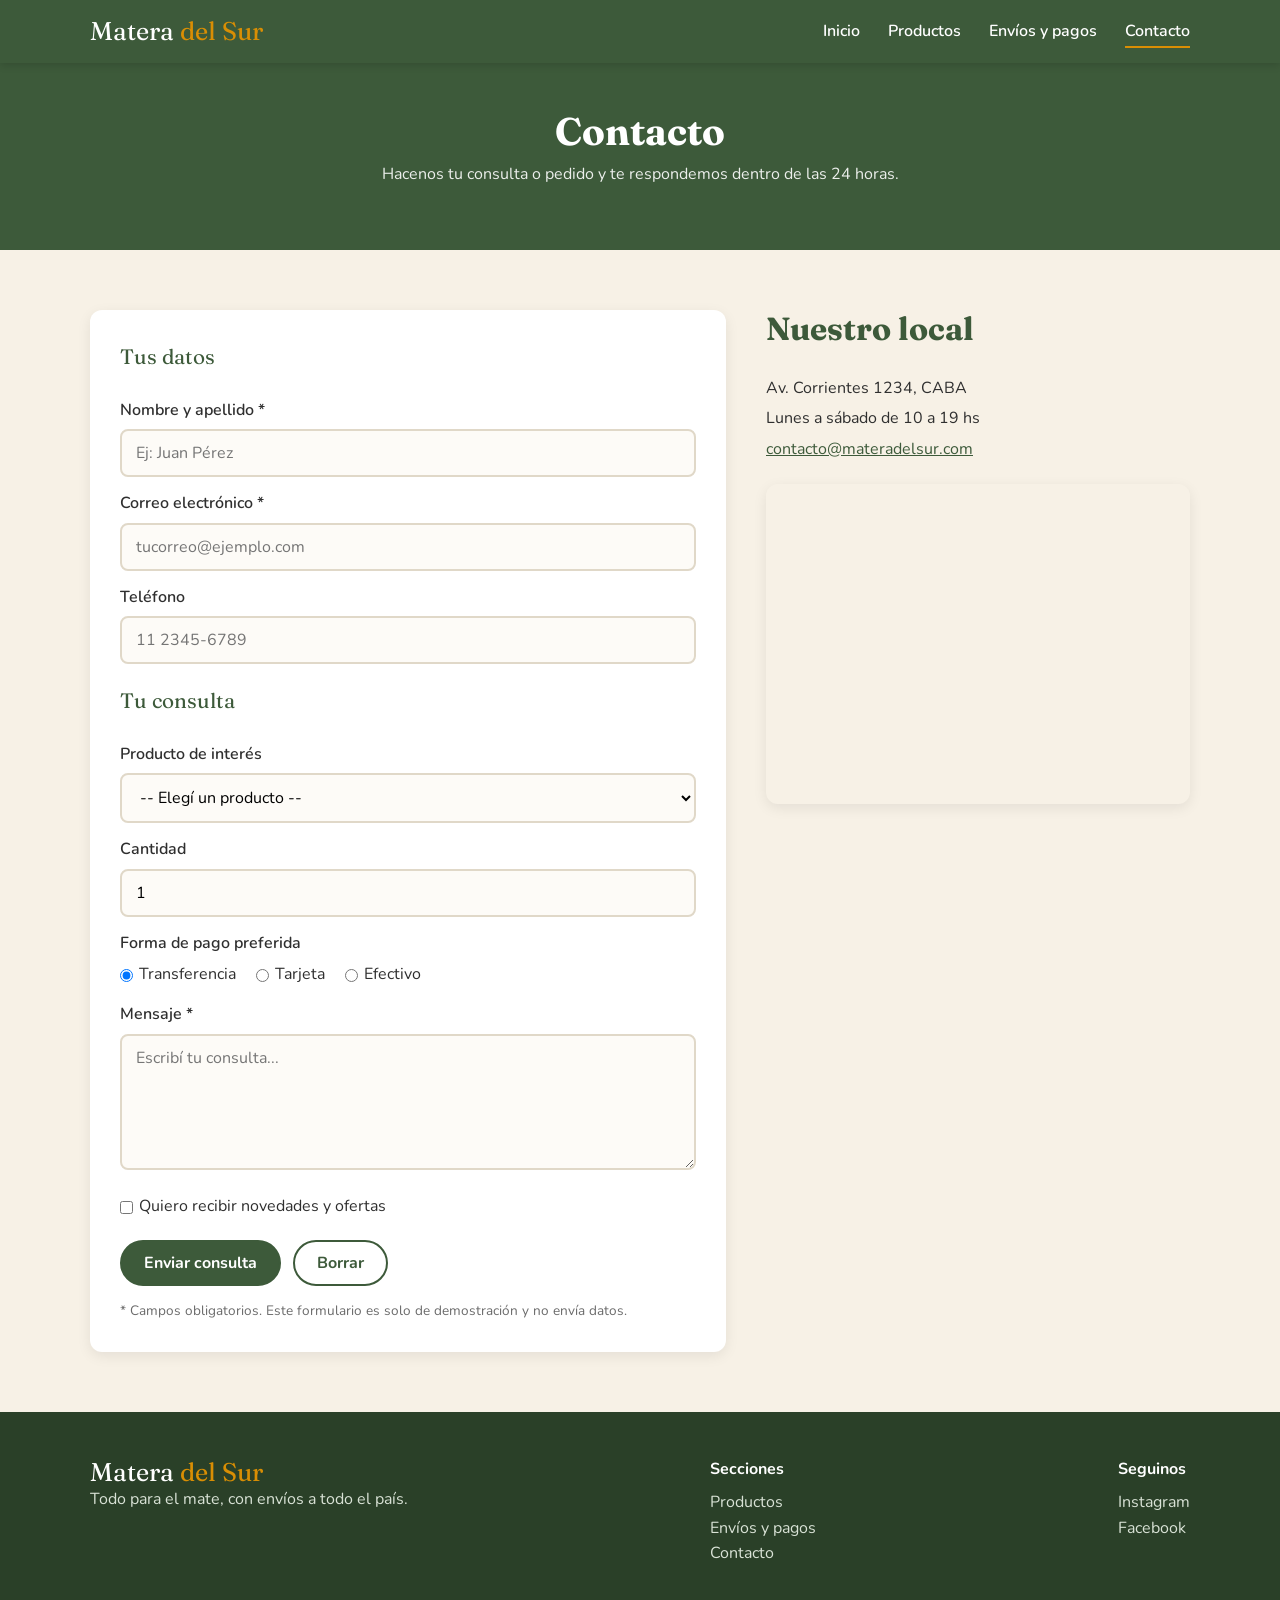
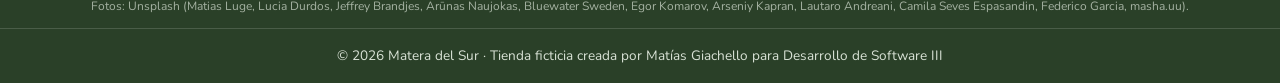
<file: contacto.html>
<!DOCTYPE html>
<html lang="es">
<head>
    <meta charset="UTF-8">
    <meta name="viewport" content="width=device-width, initial-scale=1.0">
    <meta name="description" content="Formulario de consultas y ubicación del local.">
    <meta name="author" content="Matías Giachello">
    <title>Contacto | Matera del Sur</title>
    <link rel="preconnect" href="https://fonts.googleapis.com">
    <link rel="preconnect" href="https://fonts.gstatic.com" crossorigin>
    <link href="https://fonts.googleapis.com/css2?family=Fraunces:wght@600;700&family=Nunito:wght@400;600;700&display=swap" rel="stylesheet">
    <link rel="stylesheet" href="css/estilos.css">
</head>
<body id="top">

    <!-- ===== ENCABEZADO Y MENÚ ===== -->
    <header class="encabezado">
        <div class="contenedor encabezado-interno">
            <a href="index.html" class="logo">Matera <span>del Sur</span></a>

            <!-- Menú para celular hecho solo con CSS (checkbox + label) -->
            <input type="checkbox" id="menu-toggle" class="menu-toggle">
            <label for="menu-toggle" class="menu-icono" aria-label="Abrir menú">&#9776;</label>

            <nav class="menu">
                <ul>
                <li><a href="index.html">Inicio</a></li>
                <li><a href="productos.html">Productos</a></li>
                <li><a href="envios.html">Envíos y pagos</a></li>
                <li><a href="contacto.html" class="activo">Contacto</a></li>
                </ul>
            </nav>
        </div>
    </header>

    <main>
        <section class="titulo-pagina">
            <div class="contenedor">
                <h1>Contacto</h1>
                <p>Hacenos tu consulta o pedido y te respondemos dentro de las 24 horas.</p>
            </div>
        </section>

        <div class="contenedor seccion contacto">

            <!-- ===== FORMULARIO ===== -->
            <form class="formulario" action="#" method="post">
                <fieldset>
                    <legend>Tus datos</legend>

                    <label for="nombre">Nombre y apellido *</label>
                    <input type="text" id="nombre" name="nombre" placeholder="Ej: Juan Pérez" required minlength="3">

                    <label for="email">Correo electrónico *</label>
                    <input type="email" id="email" name="email" placeholder="tucorreo@ejemplo.com" required>

                    <label for="telefono">Teléfono</label>
                    <input type="tel" id="telefono" name="telefono" placeholder="11 2345-6789" pattern="[0-9 -]{8,15}" title="Solo números, espacios o guiones">
                </fieldset>

                <fieldset>
                    <legend>Tu consulta</legend>

                    <label for="producto">Producto de interés</label>
                    <select id="producto" name="producto">
                        <option value="">-- Elegí un producto --</option>
                        <option>Mate Imperial de calabaza</option>
                        <option>Mate Torpedo de algarrobo</option>
                        <option>Mate de cerámica esmaltada</option>
                        <option>Bombilla pico de loro</option>
                        <option>Bombilla de acero inoxidable</option>
                        <option>Bombilla de caña bambú</option>
                        <option>Termo de acero 1 litro</option>
                        <option>Termo de acero 750 ml</option>
                        <option>Termo de acero 500 ml</option>
                        <option>Yerba orgánica 1 kg</option>
                        <option>Yerba barbacuá 500 g</option>
                        <option>Yerba compuesta 500 g</option>
                        <option>Set matero completo</option>
                    </select>

                    <label for="cantidad">Cantidad</label>
                    <input type="number" id="cantidad" name="cantidad" min="1" max="20" value="1">

                    <p class="label">Forma de pago preferida</p>
                    <div class="opciones">
                        <label><input type="radio" name="pago" value="transferencia" checked> Transferencia</label>
                        <label><input type="radio" name="pago" value="tarjeta"> Tarjeta</label>
                        <label><input type="radio" name="pago" value="efectivo"> Efectivo</label>
                    </div>

                    <label for="mensaje">Mensaje *</label>
                    <textarea id="mensaje" name="mensaje" rows="5" placeholder="Escribí tu consulta..." required></textarea>

                    <label class="check"><input type="checkbox" name="novedades"> Quiero recibir novedades y ofertas</label>
                </fieldset>

                <div class="botones">
                    <button type="submit" class="boton">Enviar consulta</button>
                    <button type="reset" class="boton boton-claro">Borrar</button>
                </div>
                <p class="nota">* Campos obligatorios. Este formulario es solo de demostración y no envía datos.</p>
            </form>

            <!-- ===== DATOS Y MAPA ===== -->
            <aside class="datos-contacto">
                <h2>Nuestro local</h2>
                <address>
                    Av. Corrientes 1234, CABA<br>
                    Lunes a sábado de 10 a 19 hs<br>
                    <a href="mailto:contacto@materadelsur.com">contacto@materadelsur.com</a>
                </address>

                <!-- iframe: mapa embebido de Google Maps -->
                <iframe
                    class="mapa"
                    title="Mapa de ubicación del local"
                    src="https://maps.google.com/maps?q=Av.%20Corrientes%201234,%20CABA&amp;z=15&amp;output=embed"
                    loading="lazy"
                    referrerpolicy="no-referrer-when-downgrade">
                </iframe>
            </aside>
        </div>

    </main>

    <!-- ===== PIE DE PÁGINA ===== -->
    <footer class="pie">
        <div class="contenedor pie-interno">
            <div>
                <p class="logo">Matera <span>del Sur</span></p>
                <p>Todo para el mate, con envíos a todo el país.</p>
            </div>
            <div>
                <h4>Secciones</h4>
                <ul>
                    <li><a href="productos.html">Productos</a></li>
                    <li><a href="envios.html">Envíos y pagos</a></li>
                    <li><a href="contacto.html">Contacto</a></li>
                </ul>
            </div>
            <div>
                <h4>Seguinos</h4>
                <ul>
                    <li><a href="https://www.instagram.com" target="_blank" rel="noopener">Instagram</a></li>
                    <li><a href="https://www.facebook.com" target="_blank" rel="noopener">Facebook</a></li>
                </ul>
            </div>
        </div>
        <p class="creditos">Fotos: <a href="https://unsplash.com" target="_blank" rel="noopener">Unsplash</a> (Matias Luge, Lucia Durdos, Jeffrey Brandjes, Arūnas Naujokas, Bluewater Sweden, Egor Komarov, Arseniy Kapran, Lautaro Andreani, Camila Seves Espasandin, Federico Garcia, masha.uu).</p>
        <p class="copy">&copy; 2026 Matera del Sur &middot; Tienda ficticia creada por Matías Giachello para Desarrollo de Software III</p>
    </footer>

</body>
</html>
</file>
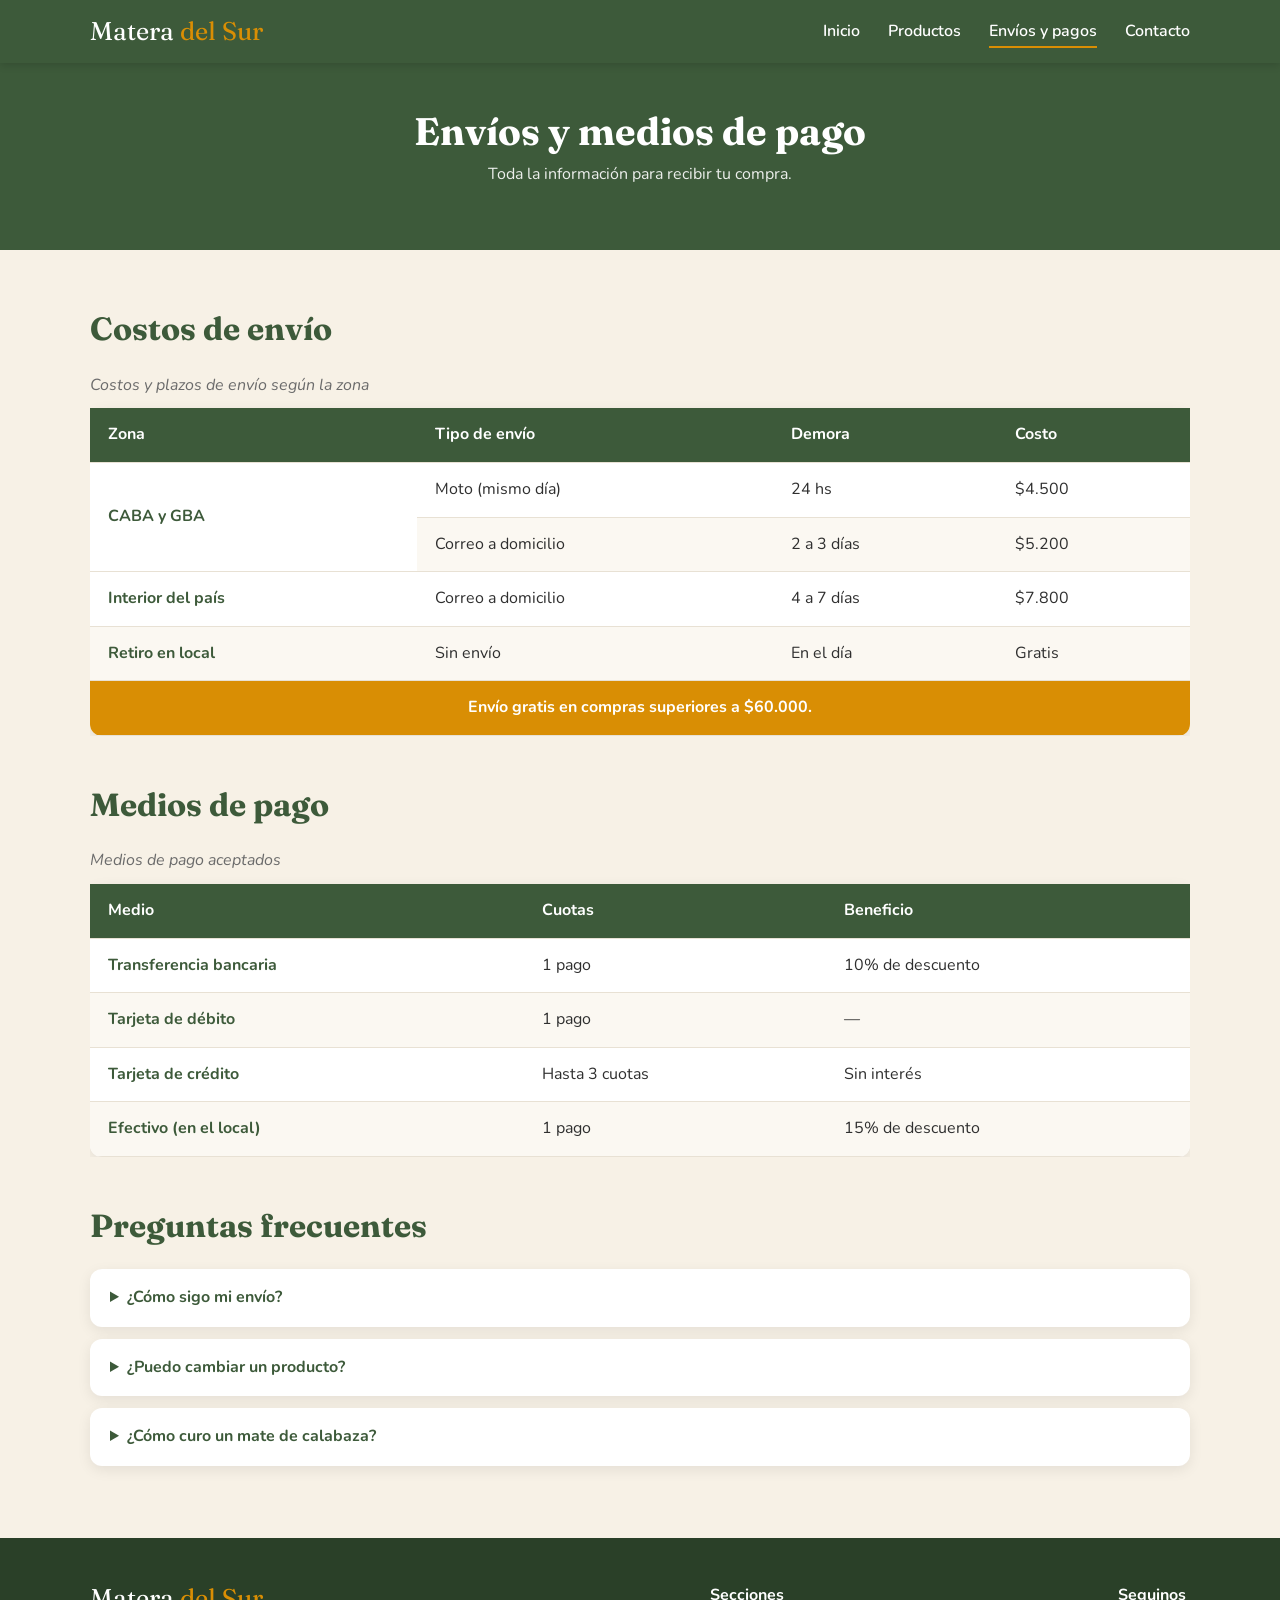
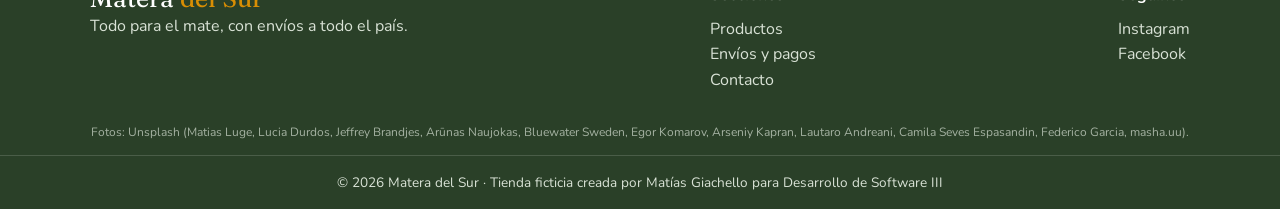
<file: envios.html>
<!DOCTYPE html>
<html lang="es">
<head>
    <meta charset="UTF-8">
    <meta name="viewport" content="width=device-width, initial-scale=1.0">
    <meta name="description" content="Costos de envío y medios de pago.">
    <meta name="author" content="Matías Giachello">
    <title>Envíos y pagos | Matera del Sur</title>
    <link rel="preconnect" href="https://fonts.googleapis.com">
    <link rel="preconnect" href="https://fonts.gstatic.com" crossorigin>
    <link href="https://fonts.googleapis.com/css2?family=Fraunces:wght@600;700&family=Nunito:wght@400;600;700&display=swap" rel="stylesheet">
    <link rel="stylesheet" href="css/estilos.css">
</head>
<body id="top">

    <!-- ===== ENCABEZADO Y MENÚ ===== -->
    <header class="encabezado">
        <div class="contenedor encabezado-interno">
            <a href="index.html" class="logo">Matera <span>del Sur</span></a>

            <!-- Menú para celular hecho solo con CSS (checkbox + label) -->
            <input type="checkbox" id="menu-toggle" class="menu-toggle">
            <label for="menu-toggle" class="menu-icono" aria-label="Abrir menú">&#9776;</label>

            <nav class="menu">
                <ul>
                <li><a href="index.html">Inicio</a></li>
                <li><a href="productos.html">Productos</a></li>
                <li><a href="envios.html" class="activo">Envíos y pagos</a></li>
                <li><a href="contacto.html">Contacto</a></li>
                </ul>
            </nav>
        </div>
    </header>

    <main>
        <section class="titulo-pagina">
            <div class="contenedor">
                <h1>Envíos y medios de pago</h1>
                <p>Toda la información para recibir tu compra.</p>
            </div>
        </section>

        <div class="contenedor seccion">

            <h2>Costos de envío</h2>
            <div class="tabla-scroll">
                <table>
                    <caption>Costos y plazos de envío según la zona</caption>
                    <thead>
                        <tr>
                            <th scope="col">Zona</th>
                            <th scope="col">Tipo de envío</th>
                            <th scope="col">Demora</th>
                            <th scope="col">Costo</th>
                        </tr>
                    </thead>
                    <tbody>
                        <tr>
                            <th scope="row" rowspan="2">CABA y GBA</th>
                            <td>Moto (mismo día)</td>
                            <td>24 hs</td>
                            <td>$4.500</td>
                        </tr>
                        <tr>
                            <td>Correo a domicilio</td>
                            <td>2 a 3 días</td>
                            <td>$5.200</td>
                        </tr>
                        <tr>
                            <th scope="row">Interior del país</th>
                            <td>Correo a domicilio</td>
                            <td>4 a 7 días</td>
                            <td>$7.800</td>
                        </tr>
                        <tr>
                            <th scope="row">Retiro en local</th>
                            <td>Sin envío</td>
                            <td>En el día</td>
                            <td>Gratis</td>
                        </tr>
                    </tbody>
                    <tfoot>
                        <tr>
                            <td colspan="4">Envío gratis en compras superiores a $60.000.</td>
                        </tr>
                    </tfoot>
                </table>
            </div>

            <h2>Medios de pago</h2>
            <div class="tabla-scroll">
                <table>
                    <caption>Medios de pago aceptados</caption>
                    <thead>
                        <tr>
                            <th scope="col">Medio</th>
                            <th scope="col">Cuotas</th>
                            <th scope="col">Beneficio</th>
                        </tr>
                    </thead>
                    <tbody>
                        <tr>
                            <th scope="row">Transferencia bancaria</th>
                            <td>1 pago</td>
                            <td>10% de descuento</td>
                        </tr>
                        <tr>
                            <th scope="row">Tarjeta de débito</th>
                            <td>1 pago</td>
                            <td>&mdash;</td>
                        </tr>
                        <tr>
                            <th scope="row">Tarjeta de crédito</th>
                            <td>Hasta 3 cuotas</td>
                            <td>Sin interés</td>
                        </tr>
                        <tr>
                            <th scope="row">Efectivo (en el local)</th>
                            <td>1 pago</td>
                            <td>15% de descuento</td>
                        </tr>
                    </tbody>
                </table>
            </div>

            <h2>Preguntas frecuentes</h2>
            <!-- details/summary: desplegables sin JavaScript -->
            <details>
                <summary>¿Cómo sigo mi envío?</summary>
                <p>Cuando despachamos el pedido te enviamos por correo electrónico el número de seguimiento.</p>
            </details>
            <details>
                <summary>¿Puedo cambiar un producto?</summary>
                <p>Sí, tenés 30 días desde que lo recibís para cambiarlo, siempre que esté sin uso.</p>
            </details>
            <details>
                <summary>¿Cómo curo un mate de calabaza?</summary>
                <p>Llenalo con yerba usada y agua caliente, dejalo reposar 24 horas, retirá la yerba y raspá suavemente el interior. Repetí el proceso dos o tres veces.</p>
            </details>
        </div>

    </main>

    <!-- ===== PIE DE PÁGINA ===== -->
    <footer class="pie">
        <div class="contenedor pie-interno">
            <div>
                <p class="logo">Matera <span>del Sur</span></p>
                <p>Todo para el mate, con envíos a todo el país.</p>
            </div>
            <div>
                <h4>Secciones</h4>
                <ul>
                    <li><a href="productos.html">Productos</a></li>
                    <li><a href="envios.html">Envíos y pagos</a></li>
                    <li><a href="contacto.html">Contacto</a></li>
                </ul>
            </div>
            <div>
                <h4>Seguinos</h4>
                <ul>
                    <li><a href="https://www.instagram.com" target="_blank" rel="noopener">Instagram</a></li>
                    <li><a href="https://www.facebook.com" target="_blank" rel="noopener">Facebook</a></li>
                </ul>
            </div>
        </div>
        <p class="creditos">Fotos: <a href="https://unsplash.com" target="_blank" rel="noopener">Unsplash</a> (Matias Luge, Lucia Durdos, Jeffrey Brandjes, Arūnas Naujokas, Bluewater Sweden, Egor Komarov, Arseniy Kapran, Lautaro Andreani, Camila Seves Espasandin, Federico Garcia, masha.uu).</p>
        <p class="copy">&copy; 2026 Matera del Sur &middot; Tienda ficticia creada por Matías Giachello para Desarrollo de Software III</p>
    </footer>

</body>
</html>
</file>
<file: css/estilos.css>
/* =========================================================
   MATERA DEL SUR - Hoja de estilos
   Desarrollo de Software III - Matías Giachello
   ========================================================= */

/* ---------- Variables de color ---------- */
:root {
    --verde: #3d5a3a;
    --verde-oscuro: #2a4028;
    --marron: #8b5a2b;
    --dorado: #d98e04;
    --crema: #f7f1e6;
    --blanco: #ffffff;
    --texto: #2f2f2f;
    --gris: #6b6b6b;
    --sombra: 0 4px 14px rgba(0, 0, 0, 0.08);
    --radio: 12px;
}

/* ---------- Reset y base ---------- */
* {
    margin: 0;
    padding: 0;
    box-sizing: border-box;
}

html {
    scroll-behavior: smooth;
}

body {
    font-family: "Nunito", Arial, sans-serif;
    color: var(--texto);
    background-color: var(--crema);
    line-height: 1.6;
}

img {
    max-width: 100%;
    display: block;
}

h1, h2, h3, .logo {
    font-family: "Fraunces", Georgia, serif;
    line-height: 1.2;
}

h2 {
    font-size: 2rem;
    color: var(--verde);
    margin-bottom: 24px;
}

a {
    color: var(--verde);
}

.contenedor {
    width: 90%;
    max-width: 1100px;
    margin: 0 auto;
}

.seccion {
    padding: 60px 0;
}

.centrado {
    text-align: center;
    margin-top: 30px;
}

/* ---------- Botones ---------- */
.boton {
    display: inline-block;
    background-color: var(--verde);
    color: var(--blanco);
    padding: 10px 22px;
    border: 2px solid var(--verde);
    border-radius: 30px;
    text-decoration: none;
    font-weight: 700;
    font-family: inherit;
    font-size: 1rem;
    cursor: pointer;
    transition: background-color 0.3s, transform 0.2s;
}

.boton:hover {
    background-color: var(--verde-oscuro);
    transform: translateY(-2px);
}

.boton-grande {
    padding: 14px 32px;
    font-size: 1.1rem;
    background-color: var(--dorado);
    border-color: var(--dorado);
}

.boton-grande:hover {
    background-color: #b87700;
}

.boton-claro {
    background-color: transparent;
    color: var(--verde);
}

.boton-claro:hover {
    background-color: var(--verde);
    color: var(--blanco);
}

.enlace {
    font-weight: 700;
    text-decoration: none;
}

.enlace:hover {
    text-decoration: underline;
}

/* ---------- Encabezado y menú ---------- */
.encabezado {
    background-color: var(--verde);
    position: sticky;
    top: 0;
    z-index: 10;
    box-shadow: 0 2px 8px rgba(0, 0, 0, 0.15);
}

.encabezado-interno {
    display: flex;
    justify-content: space-between;
    align-items: center;
    padding: 16px 0;
}

.logo {
    color: var(--blanco);
    font-size: 1.6rem;
    text-decoration: none;
}

.logo span {
    color: var(--dorado);
}

.menu ul {
    list-style: none;
    display: flex;
    gap: 28px;
}

.menu a {
    color: var(--blanco);
    text-decoration: none;
    font-weight: 600;
    padding-bottom: 4px;
    border-bottom: 2px solid transparent;
    transition: border-color 0.3s;
}

.menu a:hover,
.menu a.activo {
    border-bottom-color: var(--dorado);
}

/* El checkbox del menú está oculto: se usa solo en celular */
.menu-toggle,
.menu-icono {
    display: none;
}

/* ---------- Portada ---------- */
.portada {
    background: linear-gradient(135deg, var(--verde) 0%, var(--verde-oscuro) 100%);
    color: var(--blanco);
    padding: 70px 0;
}

.portada-interno {
    display: flex;
    align-items: center;
    gap: 40px;
}

.portada-texto {
    flex: 1;
    animation: aparecer 0.9s ease-out;
}

.portada-texto h1 {
    font-size: 3rem;
    margin: 10px 0 18px;
}

.portada-texto h1 em {
    color: var(--dorado);
    font-style: normal;
}

.portada-texto p {
    font-size: 1.15rem;
    margin-bottom: 28px;
    opacity: 0.92;
}

.subtitulo {
    text-transform: uppercase;
    letter-spacing: 2px;
    font-size: 0.85rem !important;
    color: var(--dorado);
    font-weight: 700;
}

.portada-imagen {
    flex: 1;
    max-width: 440px;
    aspect-ratio: 4 / 5;
    object-fit: cover;
    border-radius: 24px;
    border: 6px solid rgba(255, 255, 255, 0.15);
    box-shadow: 0 20px 40px rgba(0, 0, 0, 0.35);
    animation: flotar 4s ease-in-out infinite;
}

/* Animaciones */
@keyframes aparecer {
    from { opacity: 0; transform: translateY(20px); }
    to   { opacity: 1; transform: translateY(0); }
}

@keyframes flotar {
    0%, 100% { transform: translateY(0); }
    50%      { transform: translateY(-12px); }
}

/* ---------- Beneficios ---------- */
.beneficios {
    display: grid;
    grid-template-columns: repeat(3, 1fr);
    gap: 20px;
    margin-top: -35px;
    position: relative;
}

.beneficio {
    background-color: var(--blanco);
    padding: 24px;
    border-radius: var(--radio);
    box-shadow: var(--sombra);
    text-align: center;
}

.beneficio .icono {
    font-size: 2rem;
}

.beneficio h3 {
    color: var(--verde);
    margin: 6px 0;
    font-size: 1.15rem;
}

.beneficio p {
    color: var(--gris);
}

/* ---------- Grilla de productos ---------- */
.grilla {
    display: grid;
    grid-template-columns: repeat(3, 1fr);
    gap: 26px;
}

.producto {
    background-color: var(--blanco);
    border-radius: var(--radio);
    box-shadow: var(--sombra);
    overflow: hidden;
    position: relative;
    display: flex;
    flex-direction: column;
    transition: transform 0.3s, box-shadow 0.3s;
}

.producto:hover {
    transform: translateY(-6px);
    box-shadow: 0 10px 24px rgba(0, 0, 0, 0.14);
}

.producto img {
    width: 100%;
    aspect-ratio: 4 / 3;
    object-fit: cover;
}

.producto-info {
    padding: 18px;
    display: flex;
    flex-direction: column;
    flex: 1;
}

.producto-info h3 {
    font-size: 1.2rem;
    margin-bottom: 6px;
}

.producto-info p {
    color: var(--gris);
    font-size: 0.95rem;
    flex: 1;
}

.producto-info .precio {
    color: var(--marron);
    font-size: 1.5rem;
    font-weight: 700;
    margin: 12px 0;
    flex: 0;
}

.producto-info .boton {
    text-align: center;
}

.etiqueta {
    position: absolute;
    top: 12px;
    left: 12px;
    background-color: var(--dorado);
    color: var(--blanco);
    font-size: 0.8rem;
    font-weight: 700;
    padding: 4px 12px;
    border-radius: 20px;
}

/* ---------- Categorías (inicio) ---------- */
.categorias {
    display: grid;
    grid-template-columns: repeat(4, 1fr);
    gap: 20px;
}

.cat-item {
    position: relative;
    border-radius: var(--radio);
    overflow: hidden;
    text-decoration: none;
    box-shadow: var(--sombra);
}

.cat-item img {
    width: 100%;
    aspect-ratio: 4 / 3;
    object-fit: cover;
    transition: transform 0.4s;
}

.cat-item:hover img {
    transform: scale(1.08);
}

.cat-item span {
    position: absolute;
    bottom: 0;
    left: 0;
    right: 0;
    background-color: rgba(61, 90, 58, 0.9);
    color: var(--blanco);
    text-align: center;
    padding: 8px;
    font-weight: 700;
}

/* ---------- Nosotros ---------- */
.nosotros {
    background:
        linear-gradient(rgba(60, 38, 18, 0.82), rgba(60, 38, 18, 0.82)),
        url("https://images.unsplash.com/photo-1765533088244-37cd08b9524d?w=1600&q=70&auto=format&fit=crop") center / cover;
    color: var(--blanco);
    padding: 60px 0;
    text-align: center;
}

.nosotros h2 {
    color: var(--blanco);
}

.nosotros p {
    max-width: 700px;
    margin: 0 auto;
    font-size: 1.1rem;
}

blockquote {
    font-family: "Fraunces", Georgia, serif;
    font-size: 1.4rem;
    font-style: italic;
    color: #f5d28a;
    margin-top: 26px;
}

/* ---------- Título de páginas internas ---------- */
.titulo-pagina {
    background-color: var(--verde);
    color: var(--blanco);
    padding: 45px 0;
    text-align: center;
}

.titulo-pagina h1 {
    font-size: 2.4rem;
}

.titulo-pagina p {
    opacity: 0.9;
    margin: 8px 0 18px;
}

.titulo-pagina .boton-claro {
    color: var(--blanco);
    border-color: var(--blanco);
}

.titulo-pagina .boton-claro:hover {
    background-color: var(--blanco);
    color: var(--verde);
}

.filtros {
    display: flex;
    justify-content: center;
    flex-wrap: wrap;
    gap: 10px;
    margin-bottom: 20px;
}

.filtros a {
    color: var(--blanco);
    background-color: rgba(255, 255, 255, 0.15);
    padding: 6px 18px;
    border-radius: 20px;
    text-decoration: none;
    transition: background-color 0.3s;
}

.filtros a:hover {
    background-color: var(--dorado);
}

/* ---------- Catálogo ---------- */
.categoria {
    padding: 50px 0 10px;
    scroll-margin-top: 70px;
}

.categoria h2 {
    border-left: 6px solid var(--dorado);
    padding-left: 14px;
}

.volver {
    display: inline-block;
    margin-top: 20px;
    color: var(--gris);
    font-size: 0.9rem;
}

/* ---------- Tablas ---------- */
.tabla-scroll {
    overflow-x: auto;
    margin-bottom: 50px;
}

table {
    width: 100%;
    border-collapse: collapse;
    background-color: var(--blanco);
    border-radius: var(--radio);
    overflow: hidden;
    box-shadow: var(--sombra);
}

caption {
    caption-side: top;
    text-align: left;
    color: var(--gris);
    padding-bottom: 10px;
    font-style: italic;
}

th, td {
    padding: 14px 18px;
    text-align: left;
    border-bottom: 1px solid #e8e1d4;
}

thead th {
    background-color: var(--verde);
    color: var(--blanco);
}

tbody th {
    color: var(--verde);
}

tbody tr:nth-child(even) {
    background-color: #fbf8f2;
}

tbody tr:hover {
    background-color: #f1e8d6;
}

tfoot td {
    background-color: var(--dorado);
    color: var(--blanco);
    font-weight: 700;
    text-align: center;
}

/* ---------- Preguntas frecuentes ---------- */
details {
    background-color: var(--blanco);
    border-radius: var(--radio);
    box-shadow: var(--sombra);
    margin-bottom: 12px;
    padding: 16px 20px;
}

summary {
    font-weight: 700;
    color: var(--verde);
    cursor: pointer;
}

details p {
    margin-top: 10px;
    color: var(--gris);
}

/* ---------- Contacto y formulario ---------- */
.contacto {
    display: grid;
    grid-template-columns: 3fr 2fr;
    gap: 40px;
    align-items: start;
}

.formulario {
    background-color: var(--blanco);
    padding: 30px;
    border-radius: var(--radio);
    box-shadow: var(--sombra);
}

fieldset {
    border: none;
    margin-bottom: 20px;
}

legend {
    font-family: "Fraunces", Georgia, serif;
    font-size: 1.3rem;
    color: var(--verde);
    margin-bottom: 10px;
}

.formulario label,
.formulario .label {
    display: block;
    font-weight: 600;
    margin: 14px 0 6px;
}

input[type="text"],
input[type="email"],
input[type="tel"],
input[type="number"],
select,
textarea {
    width: 100%;
    padding: 11px 14px;
    border: 2px solid #e0d8c8;
    border-radius: 8px;
    font-family: inherit;
    font-size: 1rem;
    background-color: #fdfbf7;
    transition: border-color 0.3s;
}

input:focus,
select:focus,
textarea:focus {
    outline: none;
    border-color: var(--verde);
}

/* Validación nativa: marca en rojo los campos inválidos ya escritos */
input:not(:placeholder-shown):invalid {
    border-color: #c0392b;
}

.opciones {
    display: flex;
    flex-wrap: wrap;
    gap: 20px;
}

.opciones label,
.formulario .check {
    display: flex;
    align-items: center;
    gap: 6px;
    font-weight: 400;
    margin: 0;
}

.formulario .check {
    margin-top: 16px;
}

.botones {
    display: flex;
    gap: 12px;
}

.nota {
    font-size: 0.85rem;
    color: var(--gris);
    margin-top: 14px;
}

.datos-contacto address {
    font-style: normal;
    margin-bottom: 20px;
    line-height: 1.9;
}

.mapa {
    width: 100%;
    height: 320px;
    border: 0;
    border-radius: var(--radio);
    box-shadow: var(--sombra);
}

/* ---------- Pie de página ---------- */
.pie {
    background-color: var(--verde-oscuro);
    color: #d9e2d6;
    padding-top: 45px;
}

.pie-interno {
    display: flex;
    justify-content: space-between;
    flex-wrap: wrap;
    gap: 30px;
    padding-bottom: 30px;
}

.pie h4 {
    color: var(--blanco);
    margin-bottom: 8px;
}

.pie ul {
    list-style: none;
}

.pie a {
    color: #d9e2d6;
    text-decoration: none;
}

.pie a:hover {
    color: var(--dorado);
}

.creditos {
    text-align: center;
    font-size: 0.75rem;
    opacity: 0.7;
    padding: 0 5% 12px;
}

.copy {
    text-align: center;
    font-size: 0.85rem;
    padding: 16px;
    border-top: 1px solid rgba(255, 255, 255, 0.15);
}

/* =========================================================
   DISEÑO RESPONSIVO
   ========================================================= */

/* Tablets */
@media (max-width: 900px) {
    .portada-texto h1 {
        font-size: 2.4rem;
    }

    .categorias,
    .grilla {
        grid-template-columns: repeat(2, 1fr);
    }

    .contacto {
        grid-template-columns: 1fr;
    }
}

/* Celulares */
@media (max-width: 680px) {
    /* Menú desplegable con el truco del checkbox */
    .menu-icono {
        display: block;
        color: var(--blanco);
        font-size: 1.8rem;
        cursor: pointer;
    }

    .menu {
        position: absolute;
        top: 100%;
        left: 0;
        right: 0;
        background-color: var(--verde);
        max-height: 0;
        overflow: hidden;
        transition: max-height 0.4s ease;
    }

    .menu ul {
        flex-direction: column;
        gap: 0;
        padding: 0 5%;
    }

    .menu li {
        border-top: 1px solid rgba(255, 255, 255, 0.15);
    }

    .menu a {
        display: block;
        padding: 14px 0;
        border-bottom: none;
    }

    .menu a.activo {
        color: var(--dorado);
    }

    .menu-toggle:checked ~ .menu {
        max-height: 300px;
    }

    .portada {
        padding: 45px 0 70px;
    }

    .portada-interno {
        flex-direction: column-reverse;
        text-align: center;
    }

    .portada-imagen {
        max-width: 240px;
    }

    .portada-texto h1 {
        font-size: 2rem;
    }

    .beneficios,
    .grilla {
        grid-template-columns: 1fr;
    }

    h2 {
        font-size: 1.6rem;
    }

    .titulo-pagina h1 {
        font-size: 1.9rem;
    }

    .formulario {
        padding: 20px;
    }
}
</file>
